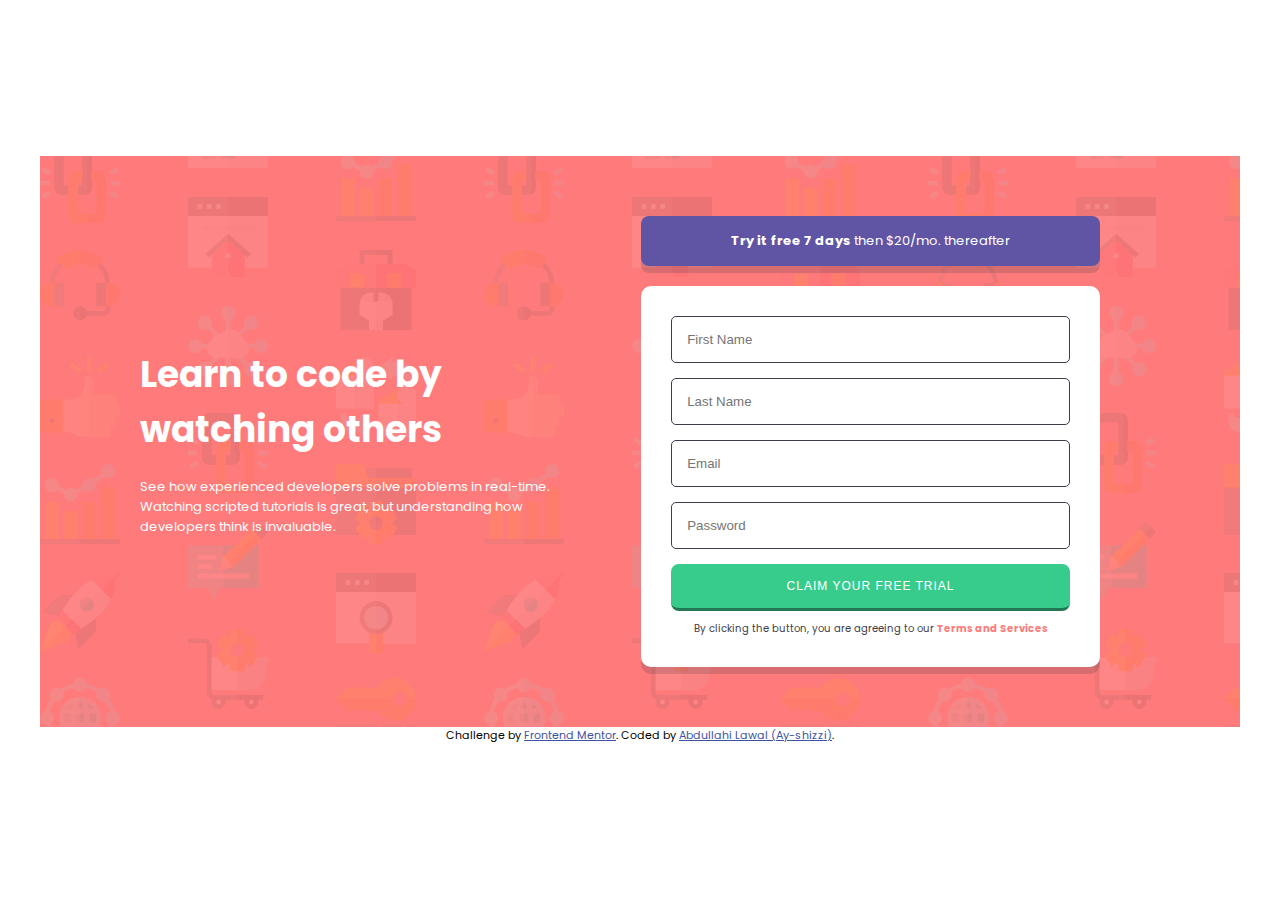
<file: index.html>
<!DOCTYPE html>
<html lang="en">
<head>
  <meta charset="UTF-8">
  <meta name="viewport" content="width=device-width, initial-scale=1.0"> <!-- displays site properly based on user's device -->

  <link rel="icon" type="image/png" sizes="32x32" href="./images/favicon-32x32.png">
  
  <title>Frontend Mentor | Intro component with sign up form</title>

  <!-- Feel free to remove these styles or customise in your own stylesheet 👍 -->
  <style>
    @import url('https://fonts.googleapis.com/css2?family=Poppins:wght@400;500;600;700&display=swap');
:root{
    ---Red: hsl(0, 100%, 74%);
    ---Green: hsl(154, 59%, 51%);
    ---Dark-Blue: hsl(249, 10%, 26%);
    ---Grayish-Blue: hsl(246, 25%, 77%);
    ---Blue: hsl(248, 32%, 49%);
    ---White: hsl(0, 0%, 100%);
    ---Font-size: 16px;
}
*{
    margin: 0;
    padding: 0;
    box-sizing: border-box;
}
body{
    display: flex;
    flex-direction: column;
    align-items: center;
    justify-content: center;
    min-height: 100vh;
    font-family: 'Poppins', sans-serif;
}
.container{
    display: flex;
    align-items: center;
    justify-content: center;
    width: 1200px;
    padding: 0px 100px;
    gap: 20px;
    background: url(./images/bg-intro-desktop.png), var(---Red);
    color: var(---White);
}
.information{
    align-self: center;
    width: 50%;
}
h1{
    font-size: 36px;
    margin-bottom: 20px;
}
p{
    font-size: 13px;
}
.free-trial{
    text-align: center;
    background-color: var(---Blue);
    margin-bottom: 20px;
    padding: 15px 0;
    border-radius: 8px;
    box-shadow: 0px 7px 0px hsla(249, 10%, 26%, 0.2);
}
.form{
    padding: 60px 40px;
    width: 600px;
}
form{
    background-color: var(---White);
    text-align: center;
    padding: 30px;
    border-radius: 10px;
    box-shadow: 0px 7px 0px hsla(249, 10%, 26%, 0.2);
}
.trial{
    font-weight: 700;
}
input{
    display: block;
    border: 1px solid var(---Dark-Blue);
    border-radius: 5px;
    outline: none;
    width: 100%;
    padding: 15px;
    position: relative;
}
input:focus{
    border: 2px solid var(---Dark-Blue);
}
.input{
    margin-bottom: 15px;
    position: relative;
}
button{
    min-width: -webkit-fill-available;
    background-color: var(---Green);
    border: none;
    padding: 15px;
    outline: none;
    border-radius: 8px;
    border-bottom: outset var(---Green);
    color: var(---White);
    cursor: pointer;
    text-transform: uppercase;
    font-size: 12px;
    letter-spacing: 1px;
}
button:hover{
    background-color:hsl(154, 90%, 68%);
    border-bottom: outset hsl(154, 73%, 65%);
}
.terms{
    color: var(---Dark-Blue);
    font-size: 10px;
    margin-top: 10px;
}
.conditions{
    color: var(---Red);
    font-weight: 700;
}
.error-message{
    color: var(---Red);
    font-size: 10px;
    font-style: italic;
    text-align: end;
    margin-top: 5px;
}
.icon-error{
    position: absolute;
    bottom: 30px;
    right: 15px;
    height: 15px;
}
.all-errors{
    display: none;
}

@media screen and (max-width: 1020px){
    .container{
        width: 800px;
        padding: 0 60px;
    }
    .information{
        width: 70%;
    }
    h1{
        font-size: 26px;
    }
    p{
        font-size: 12px;
    }
    .form {
        padding: 60px 0px;
        width: 600px;
    }
}
@media screen and (max-width: 806px){
    .container{
      width: 600px;
        flex-direction: column;
    }
    .information{
        text-align: center;
        margin-top: 100px;
    }
    h1{
        font-size: 36px;
    }
    .free-trial{
        width: 100%;
        padding: 40px 0;
    }
    .information, .form{
        width: 90%;
    }
}
@media screen and (max-width: 580px){
    .container{
        width: 375px;
        padding: 0 20px;
    }
    h1{
        font-size: 30px;
    }
}

    .attribution { font-size: 11px; text-align: center;}
    .attribution a { color: hsl(228, 45%, 44%); }
  </style>
</head>
<body>
  <main class="container">
    <section class="information">
        <h1>
            Learn to code by watching others
        </h1>
        <p>
            See how experienced developers solve problems in real-time. Watching scripted tutorials is great, 
            but understanding how developers think is invaluable. 
        </p>
    </section>
    <section class="form">
        <div class="free-trial">
            <p><span class="trial">Try it free 7 days</span> then $20/mo. thereafter</p>
        </div>
        <form action="get">
            <div class="input">
                <input type="text" placeholder="First Name" id="first-name">
                <div id="first-name_error" class="all-errors">
                    <p  class="error-message">First Name cannot be empty</p>
                    <img class="icon-error" src="./images/icon-error.svg" alt="">
                </div>
            </div>
            <div class="input">
                <input type="text" placeholder="Last Name" id="last-name">
                <div id="last-name_error" class="all-errors">
                    <p class="error-message">Last Name cannot be empty</p>
                    <img class="icon-error" src="./images/icon-error.svg" alt="">
                </div>
            </div>
            <div class="input">
                <input type="text" placeholder="Email" id="email">
                <div id="email_error" class="all-errors">
                    <p class="error-message">This is not a valid Email</p>
                    <img class="icon-error" src="./images/icon-error.svg" alt="">
                </div>
            </div>
            <div class="input">
                <input type="password" placeholder="Password" id="password">
                <div id="password_error" class="all-errors">
                    <p class="error-message">Password cannot be empty</p>
                    <img class="icon-error" src="./images/icon-error.svg" alt="">
                </div>
            </div>
            <button type="submit" id="btn">Claim your free trial</button>
            <p class="terms">By clicking the button, you are agreeing to our <span class="conditions">Terms and Services</span></p>
        </form>
    </section>
</main>
<footer>
  <p class="attribution">
    Challenge by <a href="https://www.frontendmentor.io?ref=challenge" target="_blank">Frontend Mentor</a>. 
    Coded by <a href="#">Abdullahi Lawal (Ay-shizzi)</a>.
  </p>
</footer>
  <script src="mysolution.js"></script>
</body>
</html>
</file>
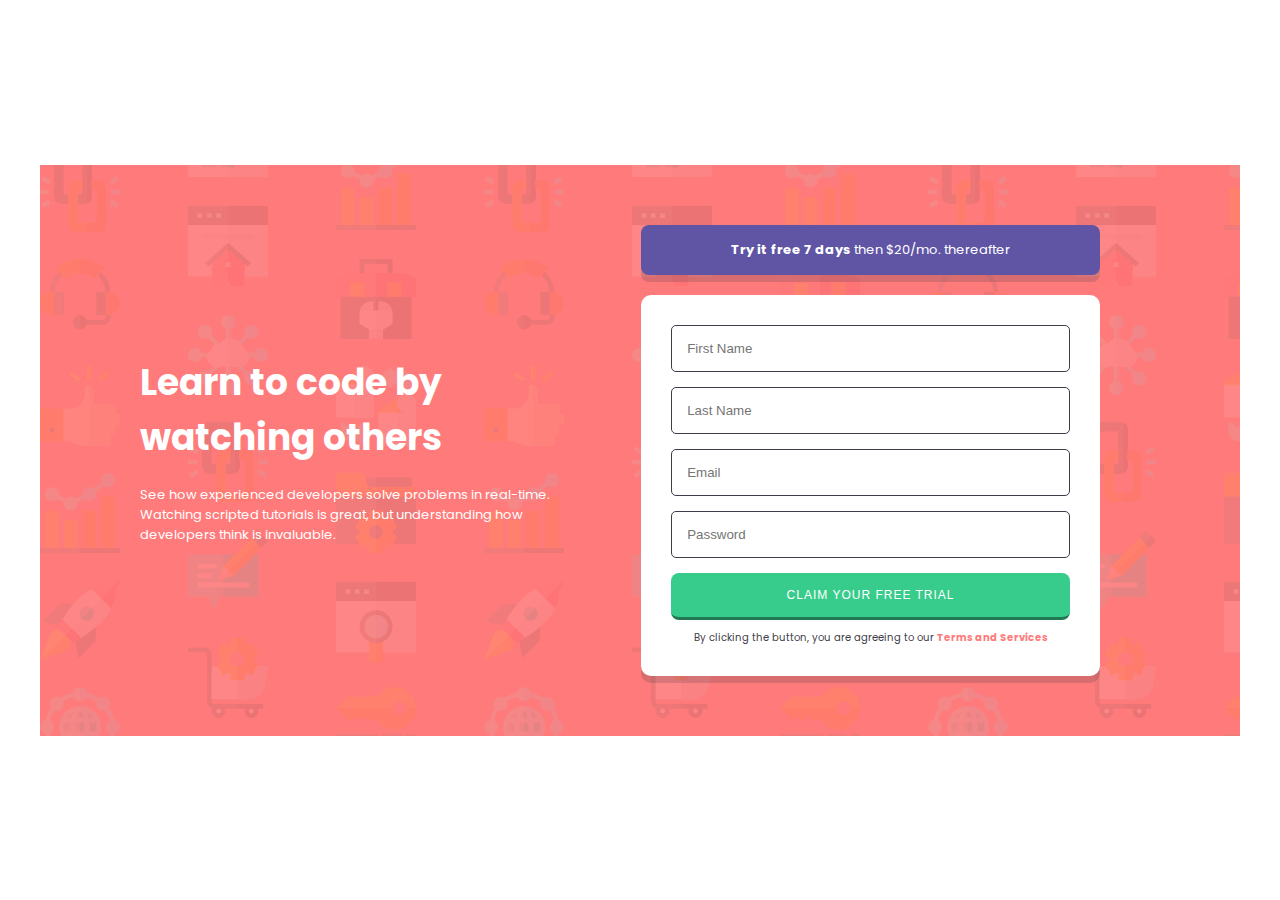
<file: mysolution.html>
<!DOCTYPE html>
<html lang="en">
<head>
    <meta charset="UTF-8">
    <meta http-equiv="X-UA-Compatible" content="IE=edge">
    <meta name="viewport" content="width=device-width, initial-scale=1.0">
    <link rel="stylesheet" href="mysolution.css">
    <title>Document</title>
</head>
<body>
    <main class="container">
        <section class="information">
            <h1>
                Learn to code by watching others
            </h1>
            <p>
                See how experienced developers solve problems in real-time. Watching scripted tutorials is great, 
                but understanding how developers think is invaluable. 
            </p>
        </section>
        <section class="form">
            <div class="free-trial">
                <p><span class="trial">Try it free 7 days</span> then $20/mo. thereafter</p>
            </div>
            <form action="get">
                <div class="input">
                    <input type="text" placeholder="First Name" id="first-name">
                    <div id="first-name_error" class="all-errors">
                        <p  class="error-message">First Name cannot be empty</p>
                        <img class="icon-error" src="./images/icon-error.svg" alt="">
                    </div>
                </div>
                <div class="input">
                    <input type="text" placeholder="Last Name" id="last-name">
                    <div id="last-name_error" class="all-errors">
                        <p class="error-message">Last Name cannot be empty</p>
                        <img class="icon-error" src="./images/icon-error.svg" alt="">
                    </div>
                </div>
                <div class="input">
                    <input type="text" placeholder="Email" id="email">
                    <div id="email_error" class="all-errors">
                        <p class="error-message">This is not a valid Email</p>
                        <img class="icon-error" src="./images/icon-error.svg" alt="">
                    </div>
                </div>
                <div class="input">
                    <input type="password" placeholder="Password" id="password">
                    <div id="password_error" class="all-errors">
                        <p class="error-message">Password cannot be empty</p>
                        <img class="icon-error" src="./images/icon-error.svg" alt="">
                    </div>
                </div>
                <button type="submit" id="btn">Claim your free trial</button>
                <p class="terms">By clicking the button, you are agreeing to our <span class="conditions">Terms and Services</span></p>
            </form>
        </section>
    </main>

    <script src="mysolution.js"></script>
</body>
</html>
</file>
<file: mysolution.css>
@import url('https://fonts.googleapis.com/css2?family=Poppins:wght@400;500;600;700&display=swap');
:root{
    ---Red: hsl(0, 100%, 74%);
    ---Green: hsl(154, 59%, 51%);
    ---Dark-Blue: hsl(249, 10%, 26%);
    ---Grayish-Blue: hsl(246, 25%, 77%);
    ---Blue: hsl(248, 32%, 49%);
    ---White: hsl(0, 0%, 100%);
    ---Font-size: 16px;
}
*{
    margin: 0;
    padding: 0;
    box-sizing: border-box;
}
body{
    display: flex;
    align-items: center;
    justify-content: center;
    min-height: 100vh;
    font-family: 'Poppins', sans-serif;
}
.container{
    display: flex;
    align-items: center;
    justify-content: center;
    width: 1200px;
    padding: 0px 100px;
    gap: 20px;
    background: url(./images/bg-intro-desktop.png), var(---Red);
    color: var(---White);
}
.information{
    align-self: center;
    width: 50%;
}
h1{
    font-size: 36px;
    margin-bottom: 20px;
}
p{
    font-size: 13px;
}
.free-trial{
    text-align: center;
    background-color: var(---Blue);
    margin-bottom: 20px;
    padding: 15px 0;
    border-radius: 8px;
    box-shadow: 0px 7px 0px hsla(249, 10%, 26%, 0.2);
}
.form{
    padding: 60px 40px;
    width: 600px;
}
form{
    background-color: var(---White);
    text-align: center;
    padding: 30px;
    border-radius: 10px;
    box-shadow: 0px 7px 0px hsla(249, 10%, 26%, 0.2);
}
.trial{
    font-weight: 700;
}
input{
    display: block;
    border: 1px solid var(---Dark-Blue);
    border-radius: 5px;
    outline: none;
    width: 100%;
    padding: 15px;
    position: relative;
}
input:focus{
    border: 2px solid var(---Dark-Blue);
}
.input{
    margin-bottom: 15px;
    position: relative;
}
button{
    min-width: -webkit-fill-available;
    background-color: var(---Green);
    border: none;
    padding: 15px;
    outline: none;
    border-radius: 8px;
    border-bottom: outset var(---Green);
    color: var(---White);
    cursor: pointer;
    text-transform: uppercase;
    font-size: 12px;
    letter-spacing: 1px;
}
button:hover{
    background-color:hsl(154, 90%, 68%);
    border-bottom: outset hsl(154, 73%, 65%);
}
.terms{
    color: var(---Dark-Blue);
    font-size: 10px;
    margin-top: 10px;
}
.conditions{
    color: var(---Red);
    font-weight: 700;
}
.error-message{
    color: var(---Red);
    font-size: 10px;
    font-style: italic;
    text-align: end;
    margin-top: 5px;
}
.icon-error{
    position: absolute;
    bottom: 30px;
    right: 15px;
    height: 15px;
}
.all-errors{
    display: none;
}

@media screen and (max-width: 1020px){
    .container{
        width: 800px;
        padding: 0 60px;
    }
    .information{
        width: 70%;
    }
    h1{
        font-size: 26px;
    }
    p{
        font-size: 12px;
    }
    .form {
        padding: 60px 0px;
        width: 600px;
    }
}
@media screen and (max-width: 806px){
    .container{
        flex-direction: column;
    }
    .information{
        text-align: center;
        margin-top: 100px;
    }
    h1{
        font-size: 36px;
    }
    .free-trial{
        width: 100%;
        padding: 40px 0;
    }
    .information, .form{
        width: 90%;
    }
}
@media screen and (max-width: 580px){
    .container{
        padding: 0 20px;
    }
    h1{
        font-size: 30px;
    }
}
</file>
